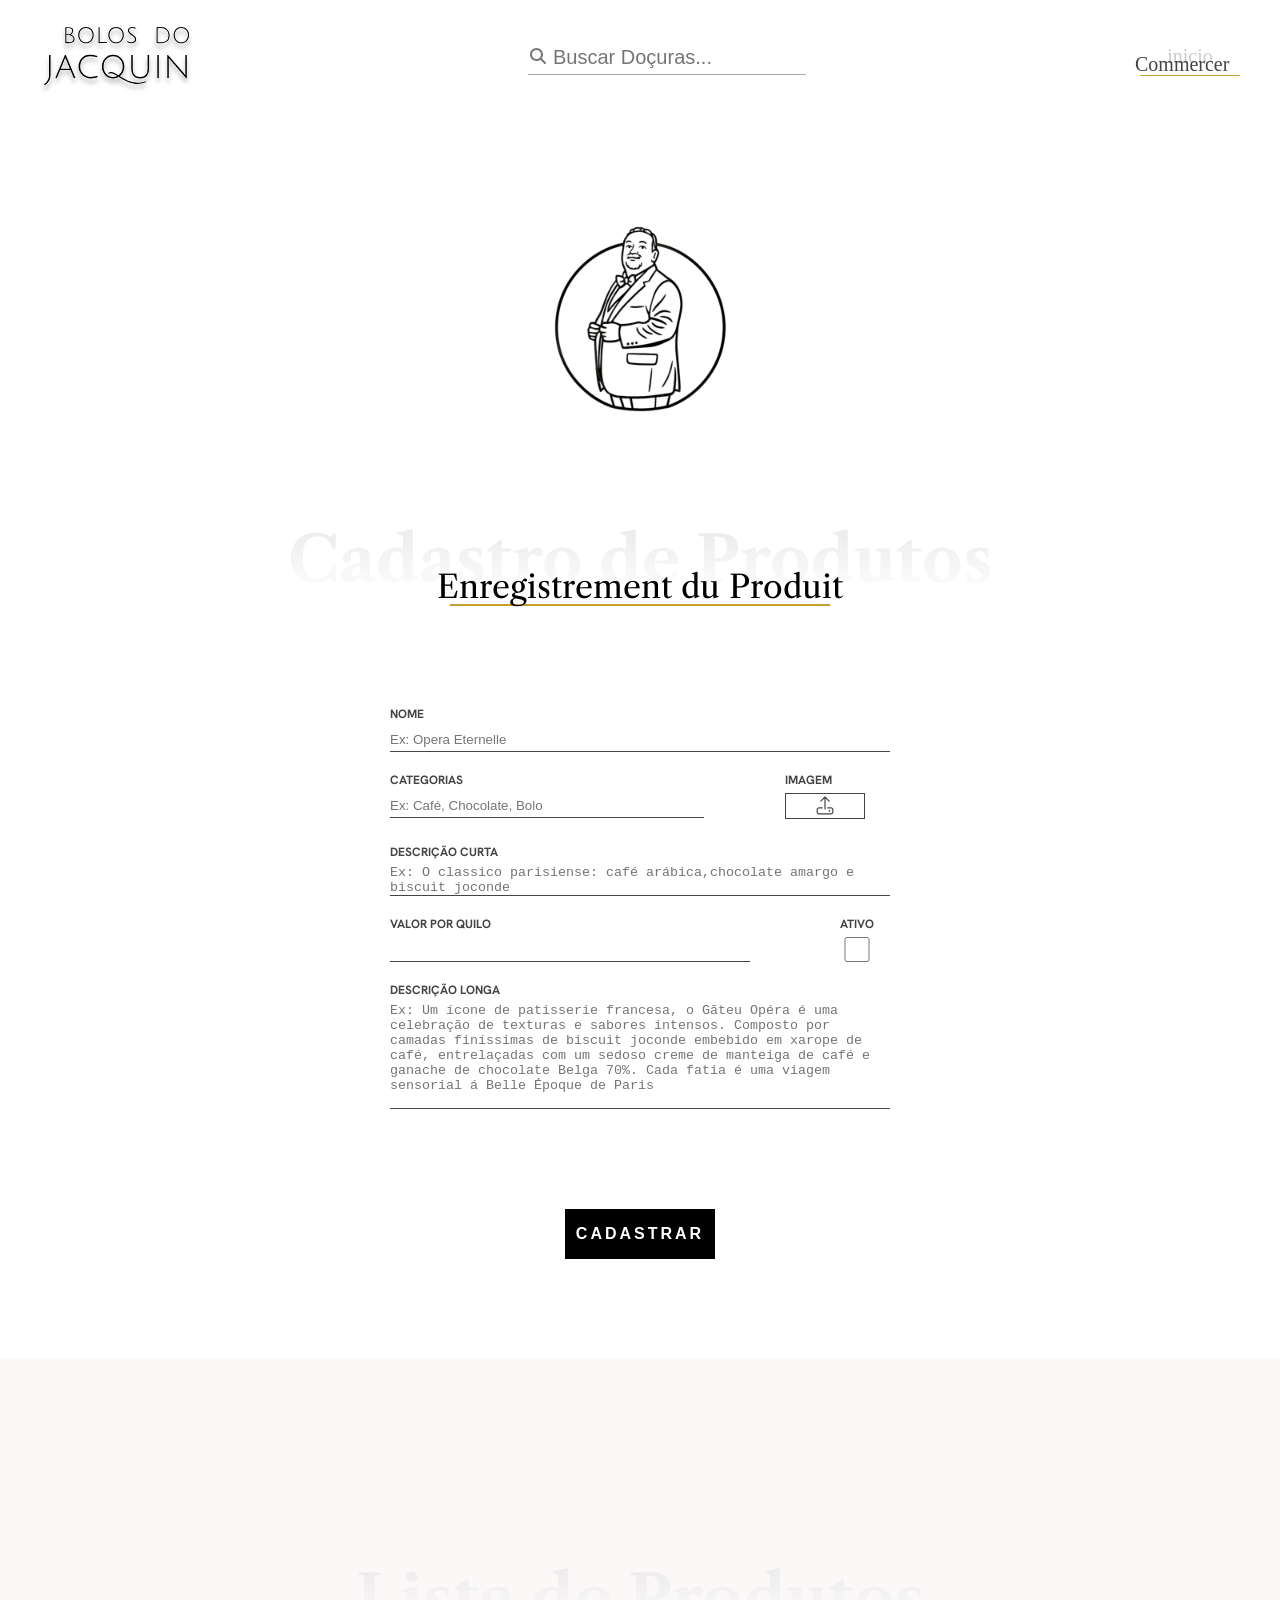
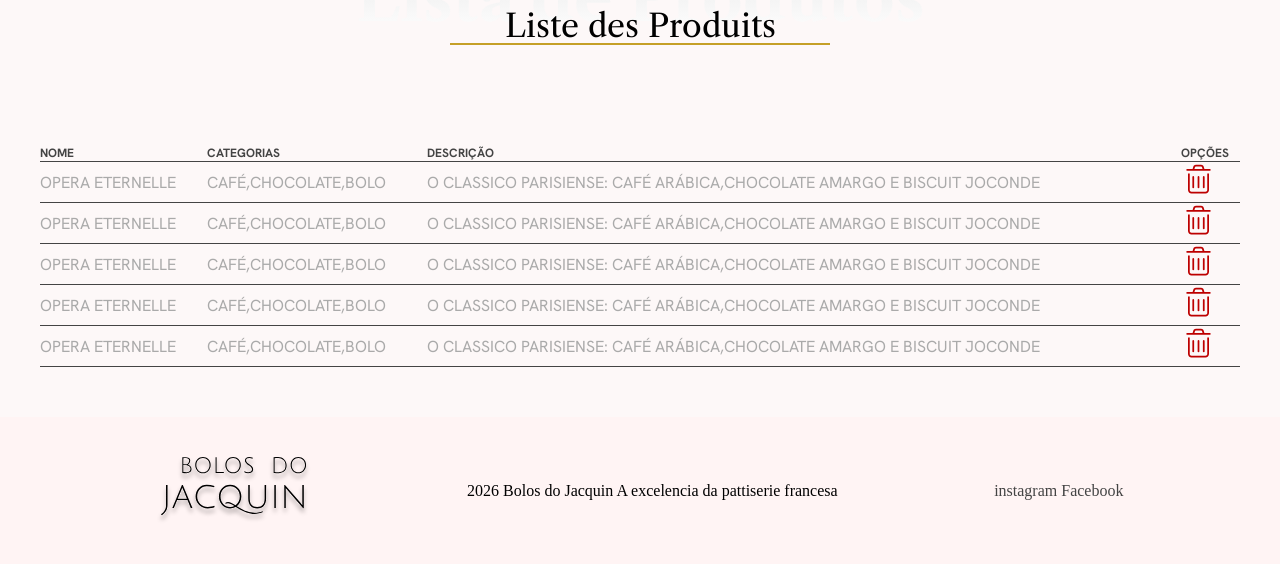
<file: admprodutos/index.html>
<!DOCTYPE html>
<html lang="pt-br">

<head>
    <meta charset="UTF-8">
    <meta name="viewport" content="width=device-width, initial-scale=1.0">
    <title>Bolos do Jacquin - adm</title>
    <link rel="stylesheet" href="style.css">
    <link rel="preconnect" href="https://fonts.googleapis.com">
    <link rel="preconnect" href="https://fonts.gstatic.com" crossorigin>
    <link
        href="https://fonts.googleapis.com/css2?family=Hanken+Grotesk:ital,wght@0,100..900;1,100..900&family=Libre+Caslon+Text:ital,wght@0,400;0,700;1,400&display=swap"
        rel="stylesheet">

</head>

<body>
    <header>
        <div class="container header_container">
            <img src="../img/BOLOS DO JACQUIN.svg" alt="logos bolos do jacquin">

            <div class="box_busca">
                <svg xmlns="http://www.w3.org/2000/svg"
                    viewBox="0 0 640 640"><!--!Font Awesome Free 7.3.1 by @fontawesome - https://fontawesome.com License - https://fontawesome.com/license/free Copyright 2026 Fonticons, Inc.-->
                    <path
                        d="M480 272C480 317.9 465.1 360.3 440 394.7L566.6 521.4C579.1 533.9 579.1 554.2 566.6 566.7C554.1 579.2 533.8 579.2 521.3 566.7L394.7 440C360.3 465.1 317.9 480 272 480C157.1 480 64 386.9 64 272C64 157.1 157.1 64 272 64C386.9 64 480 157.1 480 272zM272 416C351.5 416 416 351.5 416 272C416 192.5 351.5 128 272 128C192.5 128 128 192.5 128 272C128 351.5 192.5 416 272 416z" />
                </svg>
                <input type="text" placeholder="Buscar Doçuras...">
            </div>

            <a class="link_inicio" href="">
                inicio
                <span>Commercer</span>
                <hr>
            </a>

            <button>
                <svg xmlns="http://www.w3.org/2000/svg"
                    viewBox="0 0 640 640"><!--! Font Awesome Pro 7.3.1 by @fontawesome - https://fontawesome.com License - https://fontawesome.com/license (Commercial License) Copyright 2026 Fonticons, Inc. -->
                    <path fill="currentColor"
                        d="M360 128L116.3 320L544 320C544 192 432 128 360 128zM64 336C64 326.2 68.5 316.9 76.2 310.9L340.2 102.9C345.8 98.5 352.8 96 360 96C404.3 96 457.6 115.2 499.9 151.8C543.1 189.2 576 245.7 576 320L576 480C576 515.3 547.3 544 512 544L128 544C92.7 544 64 515.3 64 480L64 336zM96 416L544 416L544 352L96 352L96 416zM96 448L96 480C96 497.7 110.3 512 128 512L512 512C529.7 512 544 497.7 544 480L544 448L96 448z" />
                </svg>
            </button>
        </div>
    </header>

    <main>
        <h1>Pagina administrativa - Bolos do Jacquin</h1>
        <section class="cad_produtos">
            <div class="container cad_container">
                <img class="icon_jacquin" src="../img/Logo Bolos do Jacquin.png" alt="">
                <div class="box_h2">
                    <h2>Cadastro de Produtos</h2>
                    <span>Enregistrement du Produit</span>
                    <hr>
                </div>


                <form action="">
                    <div class="inputs_form">
                        <div class="form_coluna1">
                            <div class="linha_form lf_coluna">
                                <label for="">nome</label>
                                <input placeholder="Ex: Opera Eternelle" type="text" name="" id="">
                            </div>

                            <div class="linha_form lf_linha">
                                <div class="input_cat lf_coluna">
                                    <label for="">categorias</label>
                                    <input type="text" placeholder="Ex: Café, Chocolate, Bolo">
                                </div>
                                <div class="input_img lf_coluna">
                                    <span>imagem</span>
                                    <label for="img">
                                        <svg xmlns="http://www.w3.org/2000/svg"
                                            viewBox="0 0 640 640"><!--! Font Awesome Pro 7.3.1 by @fontawesome - https://fontawesome.com License - https://fontawesome.com/license (Commercial License) Copyright 2026 Fonticons, Inc. -->
                                            <path fill="currentColor"
                                                d="M336 118.6L336 400C336 408.8 328.8 416 320 416C311.2 416 304 408.8 304 400L304 118.6L219.3 203.3C213.1 209.5 202.9 209.5 196.7 203.3C190.5 197.1 190.5 186.9 196.7 180.7L308.7 68.7C314.9 62.5 325.1 62.5 331.3 68.7L443.3 180.7C449.5 186.9 449.5 197.1 443.3 203.3C437.1 209.5 426.9 209.5 420.7 203.3L336 118.6zM256 384L160 384C142.3 384 128 398.3 128 416L128 480C128 497.7 142.3 512 160 512L480 512C497.7 512 512 497.7 512 480L512 416C512 398.3 497.7 384 480 384L384 384L384 352L480 352C515.3 352 544 380.7 544 416L544 480C544 515.3 515.3 544 480 544L160 544C124.7 544 96 515.3 96 480L96 416C96 380.7 124.7 352 160 352L256 352L256 384zM416 448C416 434.7 426.7 424 440 424C453.3 424 464 434.7 464 448C464 461.3 453.3 472 440 472C426.7 472 416 461.3 416 448z" />
                                        </svg>
                                    </label>
                                    <input type="file" name="img" id="img">
                                </div>
                            </div>

                            <div class="linha_form  lf_coluna">
                                <label for="">descrição curta</label>
                                <textarea
                                    placeholder="Ex: O classico parisiense: café arábica,chocolate amargo e biscuit joconde "
                                    name="" id="" rows="2"></textarea>
                            </div>


                        </div>

                        <div class="form_coluna2">
                            <div class="linha_form lf_linha">
                                <div class="input_valor lf_coluna">
                                    <label for="">Valor por quilo</label>
                                    <input type="text" name="" id="">
                                </div>
                                <div class="input ativo lf_coluna">
                                    <label for="">ativo</label>
                                    <input type="checkbox" name="" id="">
                                </div>
                            </div>
                            <div class="input_ativo lf_coluna">
                                <label for="">Descrição longa</label>
                                <textarea name="" id="" rows="7"
                                    placeholder="Ex: Um ícone de patisserie francesa, o Gãteu Opéra é uma celebração de texturas e sabores intensos. Composto por camadas finíssimas de biscuit joconde embebido em xarope de café, entrelaçadas com um sedoso creme de manteiga de café e ganache de chocolate Belga 70%. Cada fatia é uma viagem sensorial á Belle Époque de Paris"></textarea>
                            </div>
                        </div>
                    </div>
                    <input type="button" value="CADASTRAR">
                </form>
            </div>
        </section>



        <section class="list_produtos">
            <div class="container list_container">
                <div class="box_h2">
                    <h2>Lista de Produtos</h2>
                    <span>Liste des Produits</span>
                    <hr>
                </div>

                <table>
                    <thead>
                        <tr>
                            <th>nome</th>
                            <th>categorias</th>
                            <th>descrição</th>
                            <th>opções</th>
                        </tr>
                    </thead>
                    <tbody>
                        <tr>
                            <td data-cell="nome">Opera Eternelle</td>
                            <td data-cell="categorias">Café,Chocolate,Bolo</td>
                            <td data-cell="descrição">O classico parisiense: café arábica,chocolate amargo e biscuit joconde</td>
                            <td data-cell="opções">
                                <svg xmlns="http://www.w3.org/2000/svg"
                                    viewBox="0 0 640 640"><!--! Font Awesome Pro 7.2.0 by @fontawesome - https://fontawesome.com License - https://fontawesome.com/license (Commercial License) Copyright 2026 Fonticons, Inc. -->
                                    <path fill="currentColor"
                                        d="M256.5 91.4C258.5 84.6 264.8 80 271.8 80L368.2 80C375.3 80 381.5 84.6 383.5 91.4L394.5 128L245.5 128L256.5 91.4zM212.1 128L112 128C103.2 128 96 135.2 96 144C96 152.8 103.2 160 112 160L528 160C536.8 160 544 152.8 544 144C544 135.2 536.8 128 528 128L427.9 128L414.2 82.2C408.1 61.9 389.4 48 368.2 48L271.8 48C250.6 48 231.9 61.9 225.8 82.2L212.1 128zM128 208L128 512C128 547.3 156.7 576 192 576L448 576C483.3 576 512 547.3 512 512L512 208L480 208L480 512C480 529.7 465.7 544 448 544L192 544C174.3 544 160 529.7 160 512L160 208L128 208zM240 272C240 263.2 232.8 256 224 256C215.2 256 208 263.2 208 272L208 464C208 472.8 215.2 480 224 480C232.8 480 240 472.8 240 464L240 272zM336 272C336 263.2 328.8 256 320 256C311.2 256 304 263.2 304 272L304 464C304 472.8 311.2 480 320 480C328.8 480 336 472.8 336 464L336 272zM432 272C432 263.2 424.8 256 416 256C407.2 256 400 263.2 400 272L400 464C400 472.8 407.2 480 416 480C424.8 480 432 472.8 432 464L432 272z" />
                                </svg>
                            </td>
                        </tr>
                        <tr>
                            <td data-cell="nome">Opera Eternelle</td>
                            <td data-cell="categorias">Café,Chocolate,Bolo</td>
                            <td data-cell="descrição">O classico parisiense: café arábica,chocolate amargo e biscuit joconde</td>
                            <td data-cell="opções">
                                <svg xmlns="http://www.w3.org/2000/svg"
                                    viewBox="0 0 640 640"><!--! Font Awesome Pro 7.2.0 by @fontawesome - https://fontawesome.com License - https://fontawesome.com/license (Commercial License) Copyright 2026 Fonticons, Inc. -->
                                    <path fill="currentColor"
                                        d="M256.5 91.4C258.5 84.6 264.8 80 271.8 80L368.2 80C375.3 80 381.5 84.6 383.5 91.4L394.5 128L245.5 128L256.5 91.4zM212.1 128L112 128C103.2 128 96 135.2 96 144C96 152.8 103.2 160 112 160L528 160C536.8 160 544 152.8 544 144C544 135.2 536.8 128 528 128L427.9 128L414.2 82.2C408.1 61.9 389.4 48 368.2 48L271.8 48C250.6 48 231.9 61.9 225.8 82.2L212.1 128zM128 208L128 512C128 547.3 156.7 576 192 576L448 576C483.3 576 512 547.3 512 512L512 208L480 208L480 512C480 529.7 465.7 544 448 544L192 544C174.3 544 160 529.7 160 512L160 208L128 208zM240 272C240 263.2 232.8 256 224 256C215.2 256 208 263.2 208 272L208 464C208 472.8 215.2 480 224 480C232.8 480 240 472.8 240 464L240 272zM336 272C336 263.2 328.8 256 320 256C311.2 256 304 263.2 304 272L304 464C304 472.8 311.2 480 320 480C328.8 480 336 472.8 336 464L336 272zM432 272C432 263.2 424.8 256 416 256C407.2 256 400 263.2 400 272L400 464C400 472.8 407.2 480 416 480C424.8 480 432 472.8 432 464L432 272z" />
                                </svg>
                            </td>
                        </tr>
                        <tr>
                            <td data-cell="nome">Opera Eternelle</td>
                            <td data-cell="categorias">Café,Chocolate,Bolo</td>
                            <td data-cell="descrição">O classico parisiense: café arábica,chocolate amargo e biscuit joconde</td>
                            <td data-cell="opções">
                                <svg xmlns="http://www.w3.org/2000/svg"
                                    viewBox="0 0 640 640"><!--! Font Awesome Pro 7.2.0 by @fontawesome - https://fontawesome.com License - https://fontawesome.com/license (Commercial License) Copyright 2026 Fonticons, Inc. -->
                                    <path fill="currentColor"
                                        d="M256.5 91.4C258.5 84.6 264.8 80 271.8 80L368.2 80C375.3 80 381.5 84.6 383.5 91.4L394.5 128L245.5 128L256.5 91.4zM212.1 128L112 128C103.2 128 96 135.2 96 144C96 152.8 103.2 160 112 160L528 160C536.8 160 544 152.8 544 144C544 135.2 536.8 128 528 128L427.9 128L414.2 82.2C408.1 61.9 389.4 48 368.2 48L271.8 48C250.6 48 231.9 61.9 225.8 82.2L212.1 128zM128 208L128 512C128 547.3 156.7 576 192 576L448 576C483.3 576 512 547.3 512 512L512 208L480 208L480 512C480 529.7 465.7 544 448 544L192 544C174.3 544 160 529.7 160 512L160 208L128 208zM240 272C240 263.2 232.8 256 224 256C215.2 256 208 263.2 208 272L208 464C208 472.8 215.2 480 224 480C232.8 480 240 472.8 240 464L240 272zM336 272C336 263.2 328.8 256 320 256C311.2 256 304 263.2 304 272L304 464C304 472.8 311.2 480 320 480C328.8 480 336 472.8 336 464L336 272zM432 272C432 263.2 424.8 256 416 256C407.2 256 400 263.2 400 272L400 464C400 472.8 407.2 480 416 480C424.8 480 432 472.8 432 464L432 272z" />
                                </svg>
                            </td>
                        </tr>
                        <tr>
                            <td data-cell="nome">Opera Eternelle</td>
                            <td data-cell="categorias">Café,Chocolate,Bolo</td>
                            <td data-cell="descrição">O classico parisiense: café arábica,chocolate amargo e biscuit joconde</td>
                            <td data-cell="opções">
                                <svg xmlns="http://www.w3.org/2000/svg"
                                    viewBox="0 0 640 640"><!--! Font Awesome Pro 7.2.0 by @fontawesome - https://fontawesome.com License - https://fontawesome.com/license (Commercial License) Copyright 2026 Fonticons, Inc. -->
                                    <path fill="currentColor"
                                        d="M256.5 91.4C258.5 84.6 264.8 80 271.8 80L368.2 80C375.3 80 381.5 84.6 383.5 91.4L394.5 128L245.5 128L256.5 91.4zM212.1 128L112 128C103.2 128 96 135.2 96 144C96 152.8 103.2 160 112 160L528 160C536.8 160 544 152.8 544 144C544 135.2 536.8 128 528 128L427.9 128L414.2 82.2C408.1 61.9 389.4 48 368.2 48L271.8 48C250.6 48 231.9 61.9 225.8 82.2L212.1 128zM128 208L128 512C128 547.3 156.7 576 192 576L448 576C483.3 576 512 547.3 512 512L512 208L480 208L480 512C480 529.7 465.7 544 448 544L192 544C174.3 544 160 529.7 160 512L160 208L128 208zM240 272C240 263.2 232.8 256 224 256C215.2 256 208 263.2 208 272L208 464C208 472.8 215.2 480 224 480C232.8 480 240 472.8 240 464L240 272zM336 272C336 263.2 328.8 256 320 256C311.2 256 304 263.2 304 272L304 464C304 472.8 311.2 480 320 480C328.8 480 336 472.8 336 464L336 272zM432 272C432 263.2 424.8 256 416 256C407.2 256 400 263.2 400 272L400 464C400 472.8 407.2 480 416 480C424.8 480 432 472.8 432 464L432 272z" />
                                </svg>
                            </td>
                        </tr>
                        <tr>
                            <td data-cell="nome">Opera Eternelle</td>
                            <td data-cell="categorias">Café,Chocolate,Bolo</td>
                            <td data-cell="descrição">O classico parisiense: café arábica,chocolate amargo e biscuit joconde</td>
                            <td data-cell="opções">
                                <svg xmlns="http://www.w3.org/2000/svg"
                                    viewBox="0 0 640 640"><!--! Font Awesome Pro 7.2.0 by @fontawesome - https://fontawesome.com License - https://fontawesome.com/license (Commercial License) Copyright 2026 Fonticons, Inc. -->
                                    <path fill="currentColor"
                                        d="M256.5 91.4C258.5 84.6 264.8 80 271.8 80L368.2 80C375.3 80 381.5 84.6 383.5 91.4L394.5 128L245.5 128L256.5 91.4zM212.1 128L112 128C103.2 128 96 135.2 96 144C96 152.8 103.2 160 112 160L528 160C536.8 160 544 152.8 544 144C544 135.2 536.8 128 528 128L427.9 128L414.2 82.2C408.1 61.9 389.4 48 368.2 48L271.8 48C250.6 48 231.9 61.9 225.8 82.2L212.1 128zM128 208L128 512C128 547.3 156.7 576 192 576L448 576C483.3 576 512 547.3 512 512L512 208L480 208L480 512C480 529.7 465.7 544 448 544L192 544C174.3 544 160 529.7 160 512L160 208L128 208zM240 272C240 263.2 232.8 256 224 256C215.2 256 208 263.2 208 272L208 464C208 472.8 215.2 480 224 480C232.8 480 240 472.8 240 464L240 272zM336 272C336 263.2 328.8 256 320 256C311.2 256 304 263.2 304 272L304 464C304 472.8 311.2 480 320 480C328.8 480 336 472.8 336 464L336 272zM432 272C432 263.2 424.8 256 416 256C407.2 256 400 263.2 400 272L400 464C400 472.8 407.2 480 416 480C424.8 480 432 472.8 432 464L432 272z" />
                                </svg>
                            </td>
                        </tr>
                    </tbody>
                </table>



            </div>
        </section>

    </main>



    <footer>
 <div class="container_footer">
            <img src="../img/BOLOS DO JACQUIN.svg" alt="Logos do jacquin">
            <span>2026 Bolos do Jacquin A excelencia da pattiserie francesa</span>
            <nav class="nav footer">
                <a href="">instagram</a>
                <a href="">Facebook</a>
            </nav>
        </div>
    </footer>

</body>

</html>
</file>
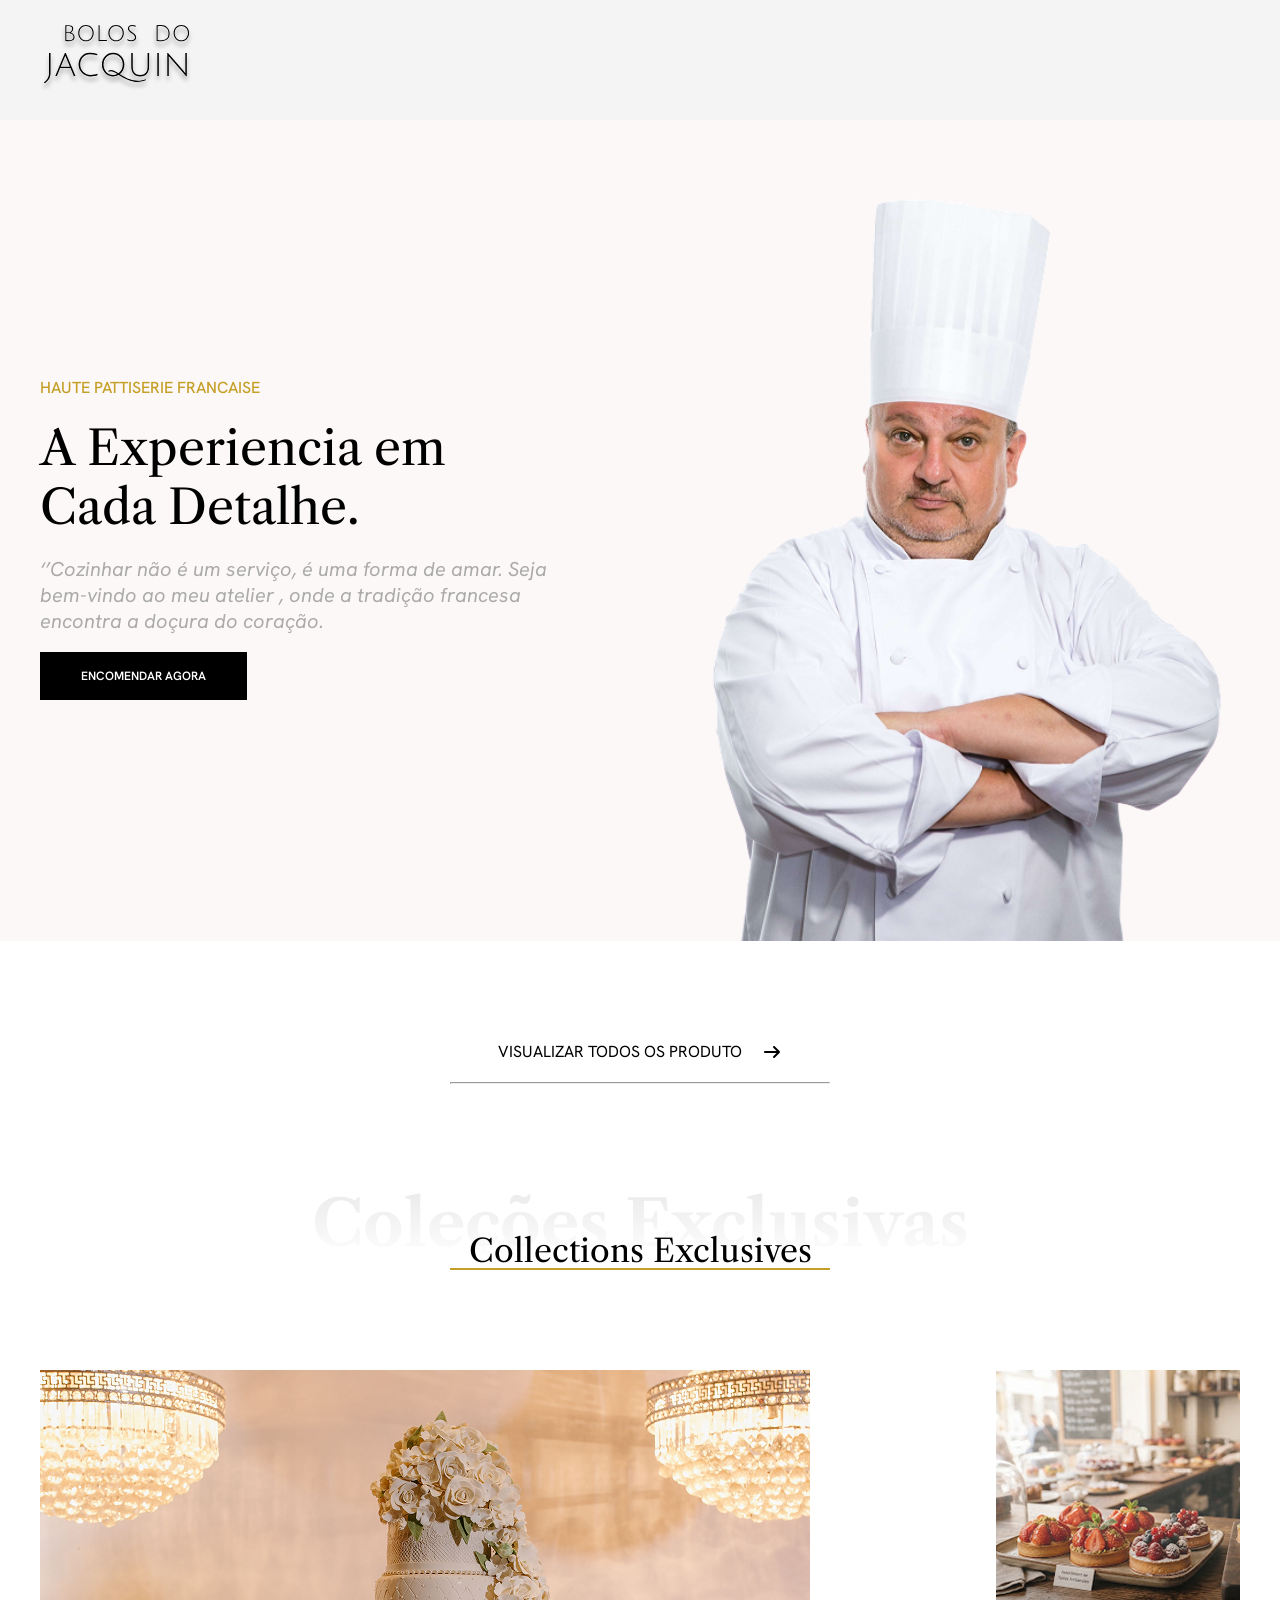
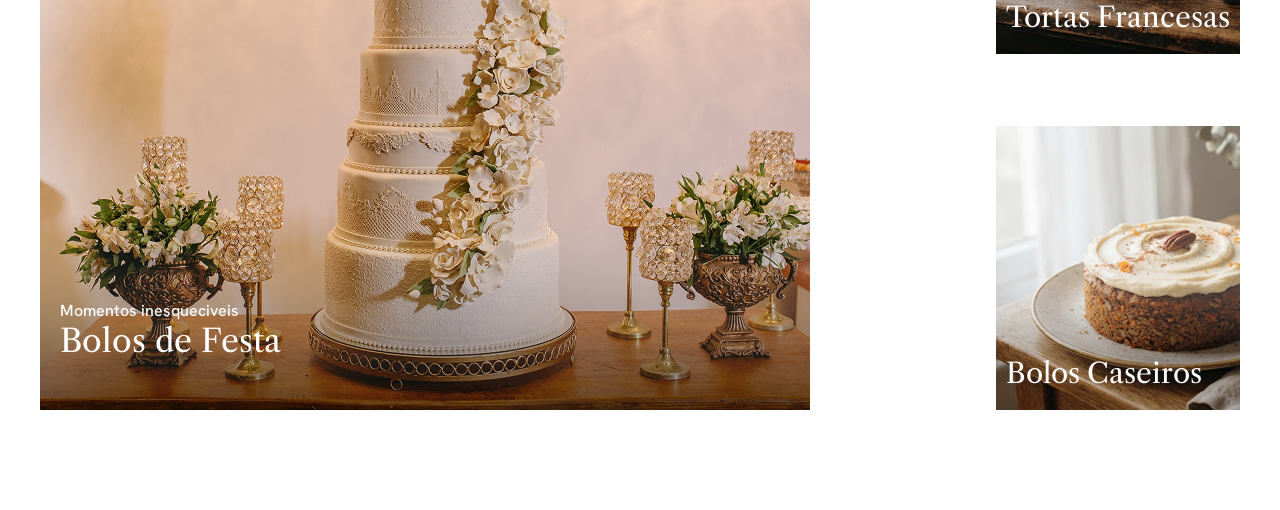
<file: home/index.html>
<!DOCTYPE html>
<html lang="pt br">

<head>
    <meta charset="UTF-8">
    <meta name="viewport" content="width=device-width, initial-scale=1.0">
    <title> Home - Bolos do Jacquin</title>
    <link rel="stylesheet" href="style.css">
    <link rel="preconnect" href="https://fonts.googleapis.com">
    <link rel="preconnect" href="https://fonts.gstatic.com" crossorigin>
    <link
        href="https://fonts.googleapis.com/css2?family=Hanken+Grotesk:ital,wght@0,100..900;1,100..900&family=Libre+Caslon+Text:ital,wght@0,400;0,700;1,400&display=swap"
        rel="stylesheet">

</head>

<body>
    <header class="home_cabecalho">
        <div class="home_container">
            <img src="../img/BOLOS DO JACQUIN.svg" alt="Logos do jacquin">
        </div>
    </header>
    <main>
        <h1>página inicial bolos do jacquin</h1>
        <section class="home_banner">
            <div class="home_container banner_container">
                <div class="box_texto_banner">
                    <span class="linha1">haute pattiserie francaise </span><br>
                    <span class="linha2">A Experiencia em Cada
                        Detalhe.</span>
                    <p class="linha3">‘’Cozinhar não é um serviço, é uma forma de amar.
                        Seja bem-vindo ao meu atelier , onde a tradição francesa
                        encontra a doçura do coração.</p>
                    <a class="linha4" href="">encomendar agora</a>
                </div>
                <img src="../img/foto do erick 1.png" alt="foto do jacquin vestindo sua doma ">
            </div>
        </section>

        <section class="home_container home_produtos">
            <div class="link_produtos">
                <div>
                    <a href="">visualizar todos os produto</a>
                    <svg xmlns="http://www.w3.org/2000/svg"
                        viewBox="0 0 640 640"><!--!Font Awesome Free 7.3.1 by @fontawesome - https://fontawesome.com License - https://fontawesome.com/license/free Copyright 2026 Fonticons, Inc.-->
                        <path
                            d="M566.6 342.6C579.1 330.1 579.1 309.8 566.6 297.3L406.6 137.3C394.1 124.8 373.8 124.8 361.3 137.3C348.8 149.8 348.8 170.1 361.3 182.6L466.7 288L96 288C78.3 288 64 302.3 64 320C64 337.7 78.3 352 96 352L466.7 352L361.3 457.4C348.8 469.9 348.8 490.2 361.3 502.7C373.8 515.2 394.1 515.2 406.6 502.7L566.6 342.7z" />
                    </svg>
                </div>
                <hr>
            </div>

            <div class="home_subtitulo">
                <h2>Coleções Exclusivas</h2>
                <span>Collections Exclusives</span>
                <hr>
            </div>

            <div class="container_categorias">
                <a href="">
                    <div class="img_categoria1">
                        <span>Momentos inesqueciveis</span>
                        <h3>Bolos de Festa</h3>
                    </div>
                </a>

                <div class="col_categorias">
                    <a href="">
                        <div class="img_categoria2">
                            <h3>Tortas Francesas</h3>
                        </div>
                    </a>
                    <a href="">
                        <div class="img_categoria3">
                            <h3>Bolos Caseiros</h3>
                        </div>
                    </a>
                </div>
            </div>
        </section>
    </main>
</body>

</html>
</file>
<file: admprodutos/style.css>
*{
    margin: 0;
    padding: 0;
    box-sizing: border-box;
}

:root{
    --corPrincipal: #fff4f4;
    --fontHanken:  "Hanken Grotesk", sans-serif;
--cordourado: #c5a028;
--corsegundaria: #fdf8f8;
}




.container{
    width: 95%;
    max-width: 1200px;
    margin: 0 auto;
    /* background-color: aqua; */
}


h1{
    position: absolute;
    width: 1px;
    height: 1px;
    margin: -1px;
    overflow: hidden;
}
.header{
    background-color: var(--corPrincipal);
    font-family: var(--fontHanken);
}

.header_container{
    display: flex;
    justify-content: space-between;
    align-items: center;
    height: 120px;
}

.box_busca{
    position: relative;

}


.box_busca svg{
    width: 20px;
    position: absolute;
fill: #747878;

}


.box_busca input{
    padding-left: 25px;
    padding-bottom: 5px;
    background-color: transparent;
    border: none;
    border-bottom: solid 1px #a9a9a9;
    font-size: 20px;
}

.box_busca input:focus{
    outline: none;
}


.link_inicio{
    color: #cccccc;
    text-decoration: none;
    font-size: 20px;
position: relative;
text-align: center;
}

.link_inicio span{
    color: #444444;
position: absolute;
left: -5px;
top: 8px;
}

.link_inicio hr{
    margin-top: 7px;
    width: 100px;
    background-color: var(--cordourado);
    border: none;
    height: 1px;
}

/************BOTAO MENU *************/

.header_container button{
    background-color: transparent;
    border: none;
    display: none;
}


.header_container button svg{
width: 50px;
}


/************SECAO CADASTRO DE PRODUTOS*************/
.cad_container{
display: flex;
flex-direction: column;
align-items: center;
padding: 100px 0;
}


.icon_jacquin{
    width: 200px;

}

.box_h2 {
   font-family: "Libre Caslon Text", serif;
   display: flex;
   flex-direction: column;
   align-items: center;
   position: relative;
   margin-top: 100px;
   margin-bottom: 100px;
}

.box_h2 h2{
    font-weight: 700;
    font-size: 64px;
background-image: linear-gradient(0deg, #ffffff , #e9e9e9);
background-clip: text;
-webkit-background-clip: text;

color: transparent;
-webkit-text-fill-color: transparent;
}

.box_h2 span{
    font-size: 32px;
    position: absolute;
    bottom:-10px;
    margin-bottom: 10px;
}

.box_h2 hr{
    max-width: 380px;
    width: 100%;
    background-color: #c5a028;
    margin-top: 5px;
    border: none;
    height: 2px;
    
}


/************FORMULARIO*************/
form{
    width: 100%;
    background-color: ;
}

.inputs_form{
    display: flex;
    justify-content: space-between;
    width: 100%;
    max-width: 1200px;
}

.lf_coluna{
    display: flex;
    flex-direction: column;
}

.lf_linha{
    display: flex;
}


.input_img svg{
    width: 24px;

}


.form_coluna1,
.form_coluna2{
    max-width: 414px;
    width: 45%;
}

.input_img span,
form label{
    font-family: var(--fontHanken);
    text-transform: uppercase;
    color: #444444;
    font-size: 12px;
    font-weight: 700;
    margin-bottom: 5px;
}

.inputs_form input[type=text],
    .inputs_form textarea{
background-color: transparent;
border: none;
border-bottom: solid 1px #444444;
resize: none;

}

.inputs_form input[type=text],
    .inputs_form textarea:focus{
        outline: none;
    }

.linha_form{
    margin-bottom: 20px;
}

.inputs_form input[type=file]{
    display: none;
}

.input_img label{
    
    display: flex;
    align-items: center;
    justify-content: center;
    width: 80px;
    border: solid 1px #444444;
}

.input_img label:hover{
    cursor: pointer;
}

form input[type=checkbox],
form input[type=text]{
    height: 25px;
}

.input_cat{
    width: 79%;
}


.input_cat input{
    max-width: 314px;
    margin-right: 20px;
    
}

.input_valor{
width: 90%;
}

.input_valor input{
    margin-right: 20px;
    max-width: 360px;
}

form input[type=button]{
    margin: 100px auto 0;
    display: block;
    background-color: #000000;
    color: #ffffff;
    font-size: 12px;
    height: 50px;
    width: 150px;
    font-weight: 600;
    font-size: var(--fontHanken);
    border: none;
    letter-spacing: 3px;
    text-transform: uppercase;
    cursor: pointer;
}


/***********LISTA DE PRODUTOS*************/

.list_produtos{
    background-color: var(--corsegundaria);
    padding-top: 100px;
    padding-bottom: 50px;
}

table{
    background-color: ;
    width: 100%;
    font-family: var(--fontHanken);
    text-transform: uppercase;
    border-collapse: collapse;
}


thead{
    font-size: 12px;
    font-weight: 600;
    color: #444444;
    text-align: left;
}

tbody{
    color: #aaaaaa
}


table svg{
    width: 35px;
    color: #bd0000;
}

th, td{
    border-bottom: solid 1px #444444;
    padding: 5px 10p1x;
}








/************FORMULARIO*************/


.inputs_form{
flex-direction: column;
align-items: center;
}




.form_coluna1,
.form_coluna2{
    max-width: 500px;
    width: 80%;
}



footer{
    background-color: var(--corPrincipal);
}

.container_footer{
    display: flex;
    padding: 40px 0;
    justify-content: space-evenly;
    align-items: center;
    
}

.footer a{
    text-decoration: none; 
    color: #444444;
}






















@media screen and (max-width: 768px){
.header_container button {
    display: block;
}


.link_inicio,
.box_busca{
    display: none;
}

.box_h2 h2{
    font-size: 32px;
}

.box_h2 span{
    font-size: 20px;
    bottom: -18px;
    margin-bottom: 20px;
}

.box_h2 hr{
margin-top: 10px;
width: 70%;

} 

/************tabela*************/
thead{
    display: none;
}

tbody tr{
    display: flex;
    border: solid 1px #444444;
    border-radius: 10px;
    background-color: #ffffff;
    box-shadow: #000000;
    flex-direction: column;
    max-width: 500px;
    margin:  0 auto 50px;
}

tbody td{
    border: none;
}


tbody td::before{
content: attr(data-cell) ": ";
font-size: 12px;
color: #444444;
}


.container_footer{

}


}
</file>
<file: home/style.css>
* {
    margin: 0;
    padding: 0%;
    box-sizing: border-box;
}


h1{
    position: absolute;
    width: 1px;
    height: 1px;
    margin: -1px;
    overflow: hidden;
}


/* cabecalho */
.home_cabecalho {
    background-color: #f4f4f4;
    height: 120px;
    display: flex;
    justify-content: center;
    align-items: center;
}

.home_container {
background-color: a;
    max-width:1200px ; 
    width: 95%;
    margin: 0 auto;
}



.home_banner{
    background-color: #fdf8f8;
}




.box_texto_banner{
    background-color:;
      font-family: "Hanken Grotesk", sans-serif;
    max-width: 520px;
}

.banner_container{
    display: flex;
    align-items: center;
    justify-content: space-between;
}

.banner_container img{
    width: 547px;
}

.linha1{
color: #c5a028;
font-size: 16px;
font-weight: 500;
text-transform: uppercase;
margin-bottom: 20px;
display: inline-block;
}

.linha2{
     font-family: "Libre Caslon Text", serif;
     font-size: 48px;
     margin-bottom: 20px;
     display: inline-block;
}

.linha3{
    font-size: 20px;
    font-style: italic;
    color: #aaaaaa;
    margin-bottom: 30px;
    display: inline-block;
}

.linha4{
    font-weight: 600;
    font-size: 12px;
    text-transform: uppercase;
    color: #ffffff;
    text-decoration:none;

    background-color: #000000;
    padding: 16px 41px ;
}
.home_produtos{
    padding: 100px 0;
}



.link_produtos a{
     font-family: "Hanken Grotesk", sans-serif;
     font-weight: 600px;
     font-size: 16px;
     text-transform: uppercase;
     
     text-decoration: none;
     color: #000000;
}


.link_produtos svg{
    width: 20px;
}

.link_produtos div{
    display: flex;
    align-items: center;
    justify-content: center;
    gap: 20px;
    margin-bottom: 20px;
}

.link_produtos hr{
    max-width: 380px;
    width: 100%;
    margin: 0% auto;
}


.home_subtitulo {
   font-family: "Libre Caslon Text", serif;
   display: flex;
   flex-direction: column;
   align-items: center;
   position: relative;
   margin-top: 100px;
   margin-bottom: 100px;
}
.home_subtitulo h2{
    font-weight: 700;
    font-size: 64px;
background-image: linear-gradient(0deg, #ffffff , #e9e9e9);
background-clip: text;
-webkit-background-clip: text;

color: transparent;
-webkit-text-fill-color: transparent;
}

.home_subtitulo span{
    font-size: 32px;
    position: absolute;
    bottom:-10px;
    margin-bottom: 10px;
}

.home_subtitulo hr{
    max-width: 380px;
    width: 100%;
    background-color: #c5a028;
    margin-top: 5px;
    border: none;
    height: 2px;
    
}

.img_categoria1{
    background-image: url(../img/pexels-jonathanborba-26774588\ 1.png);
width: 770px;
height: 640px;
display: flex;
flex-direction: column;
justify-content: flex-end;
padding: 50px 20px;
}

.container_categorias{
    display: flex;
    width: 100%;
    justify-content: space-between;
    

}



.container_categorias a{
    color: #ffffff;
    text-decoration: none;
}

.img_categoria1 span{
     font-family: "Hanken Grotesk", sans-serif;
font-weight: 500;
}

.img_categoria1 h3{
    font-size: 32px;
}

.home_produtos h3{
         font-family: "Libre Caslon Text", serif;
font-weight: 400;

}

.col_categorias{
    display: flex;
    flex-direction: column;
justify-content: space-between;
}

.img_categoria2{
    background-image: url(../img/Image\ \(1\).png);
}

.img_categoria3{
    background-image: url(../img/Image\ \(2\).png);
}

.img_categoria2,
.img_categoria3{
    height: 284px;
display: flex;
align-items: flex-end;
padding: 20px 10px;
font-size: 24px;
}



footer{
    background-color: #fff4f4;
    height: 110px;
    display: flex;
    align-items: center;
}

.footerr_container{
    display: flex;
    justify-content: space-between;
    align-items: center;
         font-family: "Hanken Grotesk", sans-serif;
}

.nav_footer{
    
}

.footerr_container span
.nav_footer a{
         font-family: "Hanken Grotesk", sans-serif;

}

.nav_footer a{
    text-decoration: none;
    color: #747478;
}
</file>
